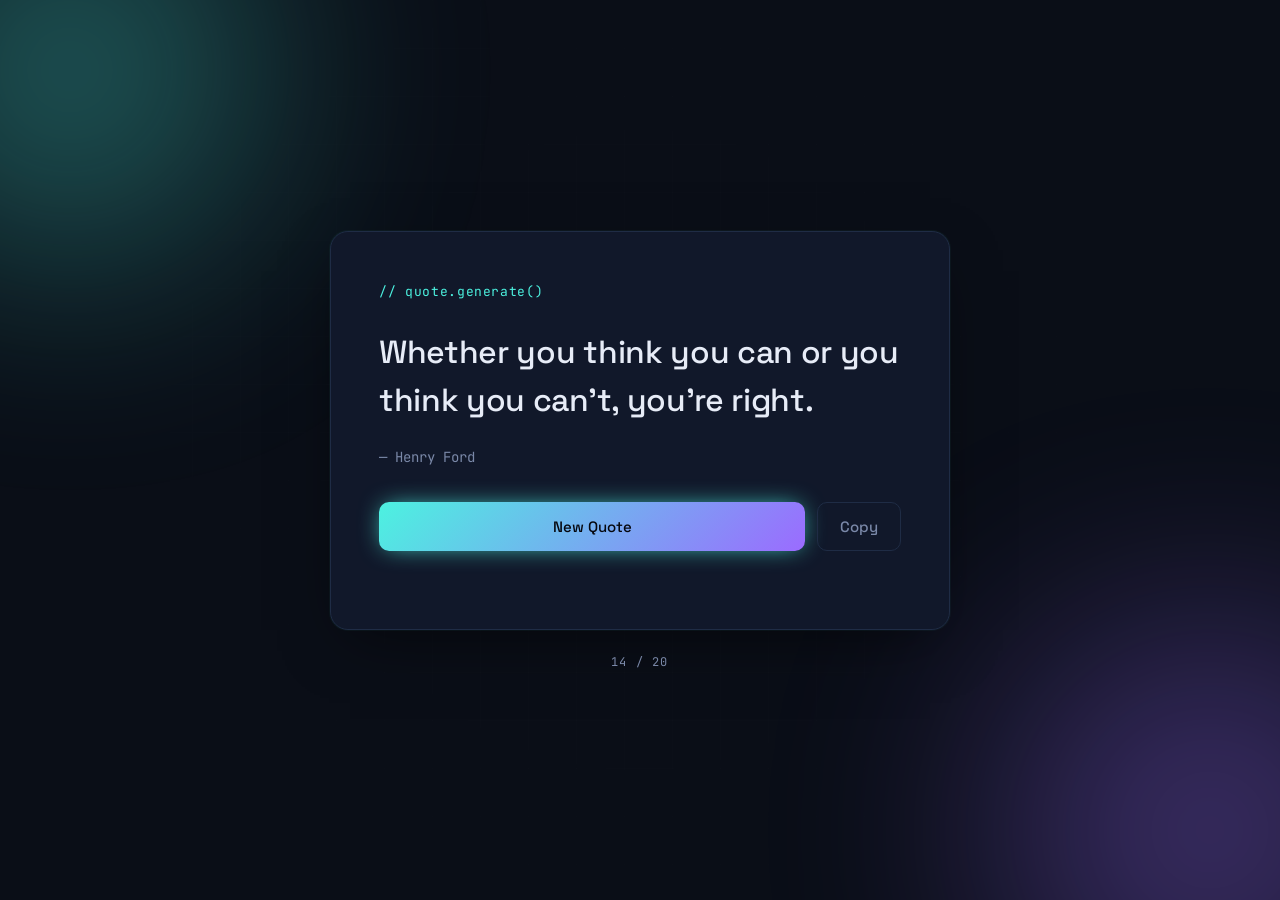
<file: index.html>
<!DOCTYPE html>
<html lang="en">
<head>
    <meta charset="UTF-8">
    <meta name="viewport" content="width=device-width, initial-scale=1.0">
    <title>Random Quote Generator</title>
    <link rel="preconnect" href="https://fonts.googleapis.com">
<link rel="preconnect" href="https://fonts.gstatic.com" crossorigin>
<link href="https://fonts.googleapis.com/css2?family=Space+Grotesk:wght@400;500;700&family=JetBrains+Mono:wght@400;500&display=swap" rel="stylesheet">
<link rel="stylesheet" href="first.css">
</head>
<body>

    <div class="bg-grid"></div>
    <div class="glow glow-cyan"></div>
    <div class="glow glow-violet"></div>

    <main class="card">
        <span class="tag">// quote.generate()</span>

        <blockquote id="quote">
            Honesty is the best policy.
        </blockquote>

        <p id="author">— Unknown</p>

        <div class="actions">
            <button id="generate-btn" class="btn btn-primary">
                New Quote
            </button>
            <button id="copy-btn" class="btn btn-icon" aria-label="Copy quote">
                Copy
            </button>
        </div>

        <p id="copy-status" class="copy-status" aria-live="polite"></p>
    </main>

    <footer class="footer">
        <span id="counter">01 / 20</span>
    </footer>

    <script src="first.js"></script>
</body>
<script src="./first.js"></script> 
</html>
</file>
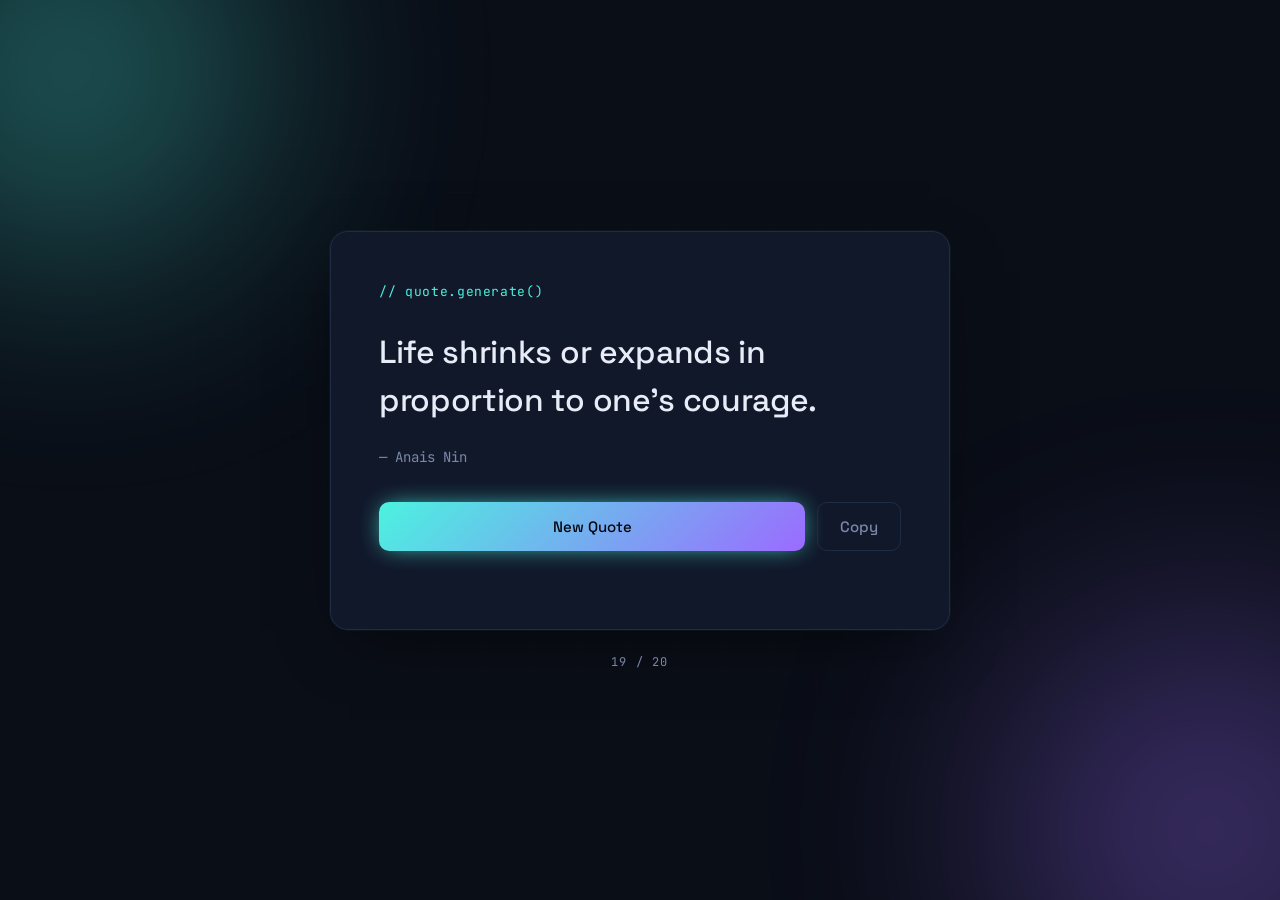
<file: first.html>
<!DOCTYPE html>
<html lang="en">
<head>
    <meta charset="UTF-8">
    <meta name="viewport" content="width=device-width, initial-scale=1.0">
    <title>Random Quote Generator</title>
    <link rel="preconnect" href="https://fonts.googleapis.com">
<link rel="preconnect" href="https://fonts.gstatic.com" crossorigin>
<link href="https://fonts.googleapis.com/css2?family=Space+Grotesk:wght@400;500;700&family=JetBrains+Mono:wght@400;500&display=swap" rel="stylesheet">
<link rel="stylesheet" href="first.css">
</head>
<body>

    <div class="bg-grid"></div>
    <div class="glow glow-cyan"></div>
    <div class="glow glow-violet"></div>

    <main class="card">
        <span class="tag">// quote.generate()</span>

        <blockquote id="quote">
            Honesty is the best policy.
        </blockquote>

        <p id="author">— Unknown</p>

        <div class="actions">
            <button id="generate-btn" class="btn btn-primary">
                New Quote
            </button>
            <button id="copy-btn" class="btn btn-icon" aria-label="Copy quote">
                Copy
            </button>
        </div>

        <p id="copy-status" class="copy-status" aria-live="polite"></p>
    </main>

    <footer class="footer">
        <span id="counter">01 / 20</span>
    </footer>

    <script src="first.js"></script>
</body>
<script src="./first.js"></script> 
</html>
</file>
<file: first.css>
/* ===== Tokens ===== */
:root {
    --bg: #0a0e17;
    --surface: #11182a;
    --surface-border: #1f2c45;
    --text: #e7ecf7;
    --text-dim: #7a88a8;
    --cyan: #4cf2e0;
    --violet: #9b6bff;
    --font-display: 'Space Grotesk', sans-serif;
    --font-mono: 'JetBrains Mono', monospace;
}

* {
    margin: 0;
    padding: 0;
    box-sizing: border-box;
}

body {
    min-height: 100vh;
    display: flex;
    flex-direction: column;
    align-items: center;
    justify-content: center;
    background: var(--bg);
    color: var(--text);
    font-family: var(--font-display);
    overflow-x: hidden;
    padding: 24px;
    position: relative;
}

/* ===== Background atmosphere ===== */
.bg-grid {
    position: fixed;
    inset: 0;
    background-image:
        linear-gradient(rgba(255,255,255,0.025) 1px, transparent 1px),
        linear-gradient(90deg, rgba(255,255,255,0.025) 1px, transparent 1px);
    background-size: 48px 48px;
    mask-image: radial-gradient(circle at center, rgba(0,0,0,0.6) 0%, transparent 70%);
    pointer-events: none;
}

.glow {
    position: fixed;
    border-radius: 50%;
    filter: blur(120px);
    opacity: 0.35;
    pointer-events: none;
    z-index: 0;
}

.glow-cyan {
    width: 380px;
    height: 380px;
    background: var(--cyan);
    top: -120px;
    left: -120px;
}

.glow-violet {
    width: 420px;
    height: 420px;
    background: var(--violet);
    bottom: -140px;
    right: -140px;
}

/* ===== Card ===== */
.card {
    position: relative;
    z-index: 1;
    width: 100%;
    max-width: 620px;
    background: var(--surface);
    border: 1px solid var(--surface-border);
    border-radius: 18px;
    padding: 48px;
    box-shadow:
        0 0 0 1px rgba(76, 242, 224, 0.04),
        0 20px 60px -20px rgba(0, 0, 0, 0.6);
    animation: fadeIn 0.6s ease-out;
}

.tag {
    display: inline-block;
    font-family: var(--font-mono);
    font-size: 13px;
    color: var(--cyan);
    letter-spacing: 0.05em;
    margin-bottom: 28px;
}

#quote {
    font-size: clamp(22px, 4vw, 32px);
    font-weight: 500;
    line-height: 1.5;
    letter-spacing: -0.01em;
    margin-bottom: 20px;
    min-height: 100px;
    transition: opacity 0.25s ease;
}

#author {
    font-family: var(--font-mono);
    font-size: 14px;
    color: var(--text-dim);
    margin-bottom: 36px;
    transition: opacity 0.25s ease;
}

.fade {
    opacity: 0;
}

/* ===== Actions ===== */
.actions {
    display: flex;
    gap: 12px;
    flex-wrap: wrap;
}

.btn {
    font-family: var(--font-display);
    font-size: 15px;
    font-weight: 500;
    border: none;
    border-radius: 10px;
    cursor: pointer;
    transition: transform 0.15s ease, box-shadow 0.2s ease, background 0.2s ease, color 0.2s ease;
}

.btn:active {
    transform: scale(0.97);
}

.btn-primary {
    flex: 1;
    padding: 14px 28px;
    background: linear-gradient(135deg, var(--cyan), var(--violet));
    color: #06080f;
    box-shadow: 0 0 24px -6px var(--cyan);
}

.btn-primary:hover {
    box-shadow: 0 0 32px -4px var(--cyan);
}

.btn-icon {
    padding: 14px 22px;
    background: transparent;
    border: 1px solid var(--surface-border);
    color: var(--text-dim);
}

.btn-icon:hover {
    border-color: var(--cyan);
    color: var(--cyan);
}

.copy-status {
    font-family: var(--font-mono);
    font-size: 12px;
    color: var(--cyan);
    margin-top: 14px;
    height: 16px;
    opacity: 0;
    transition: opacity 0.25s ease;
}

.copy-status.show {
    opacity: 1;
}

/* ===== Footer ===== */
.footer {
    margin-top: 24px;
    font-family: var(--font-mono);
    font-size: 12px;
    color: var(--text-dim);
    letter-spacing: 0.1em;
    position: relative;
    z-index: 1;
}

/* ===== Animations ===== */
@keyframes fadeIn {
    from { opacity: 0; transform: translateY(12px); }
    to { opacity: 1; transform: translateY(0); }
}

/* ===== Responsive ===== */
@media (max-width: 480px) {
    .card {
        padding: 32px 24px;
    }

    .actions {
        flex-direction: column;
    }

    .btn-icon {
        order: 2;
    }
}
</file>
